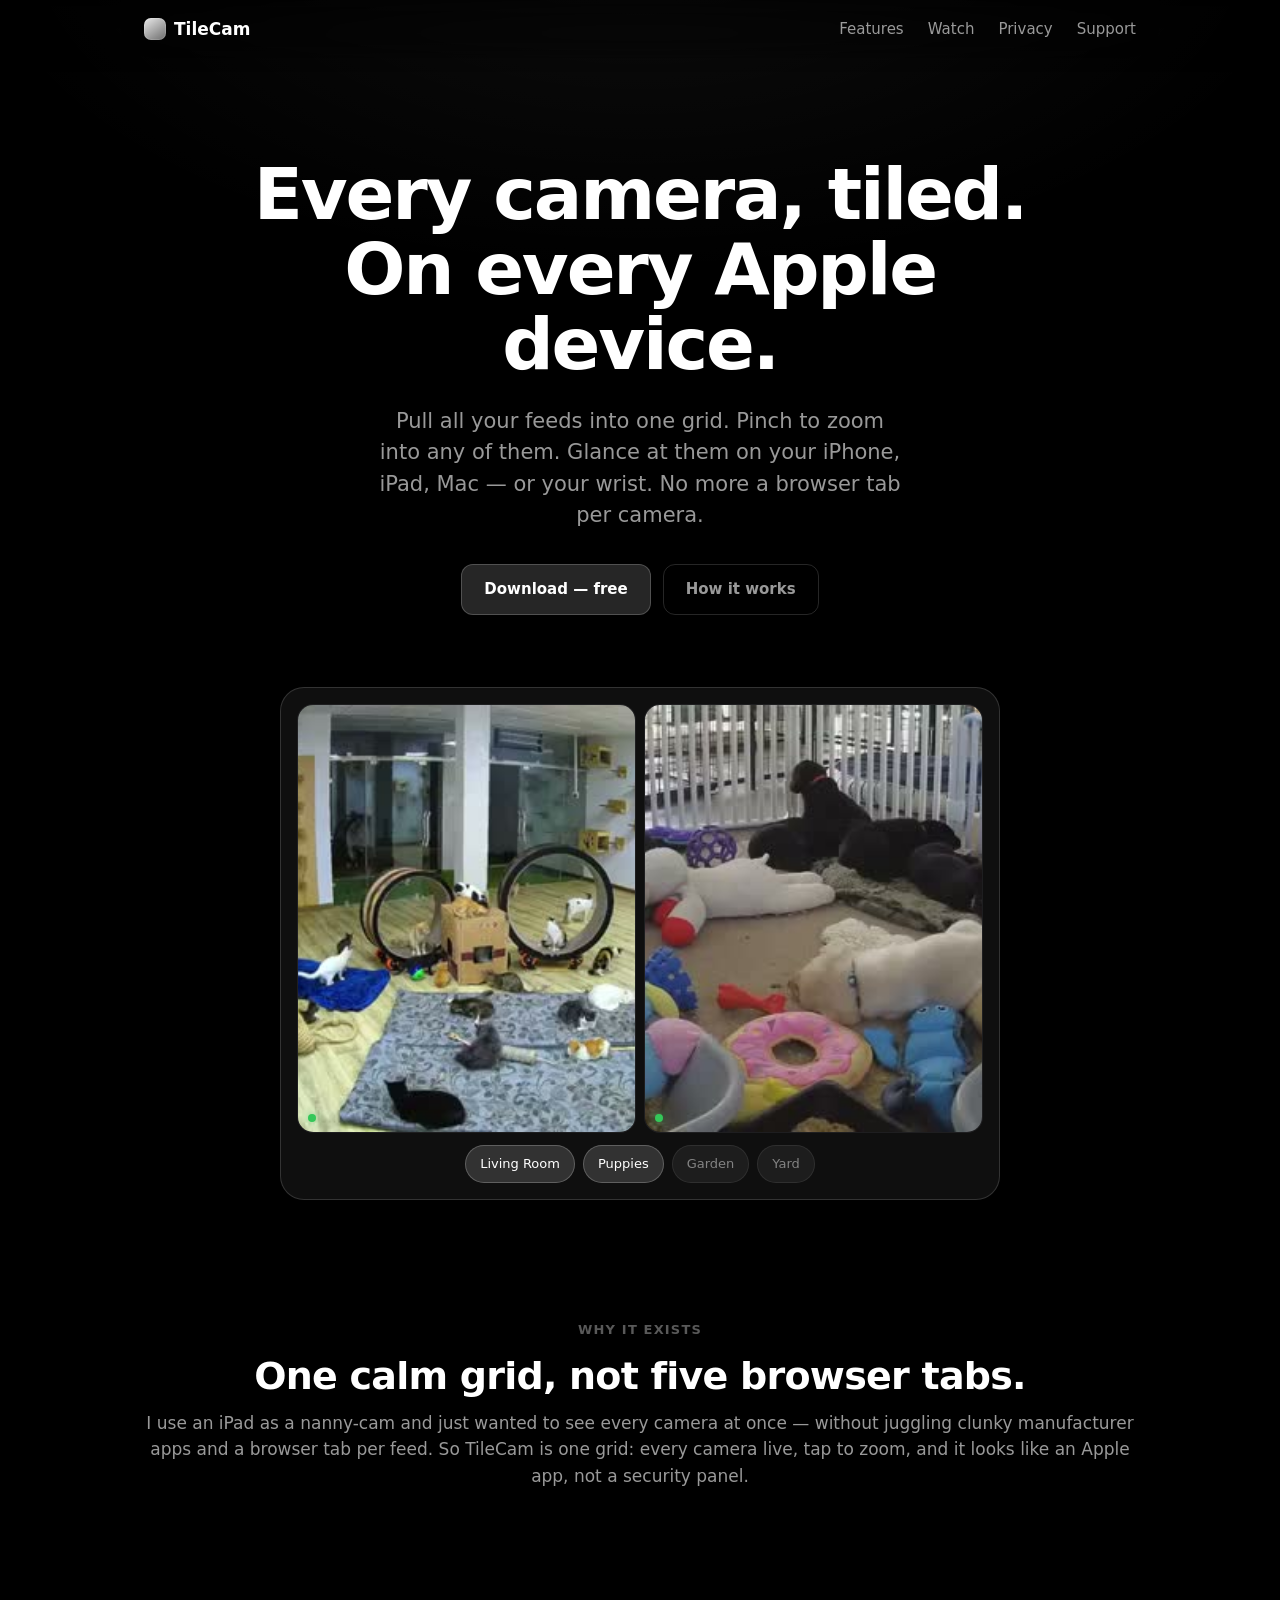
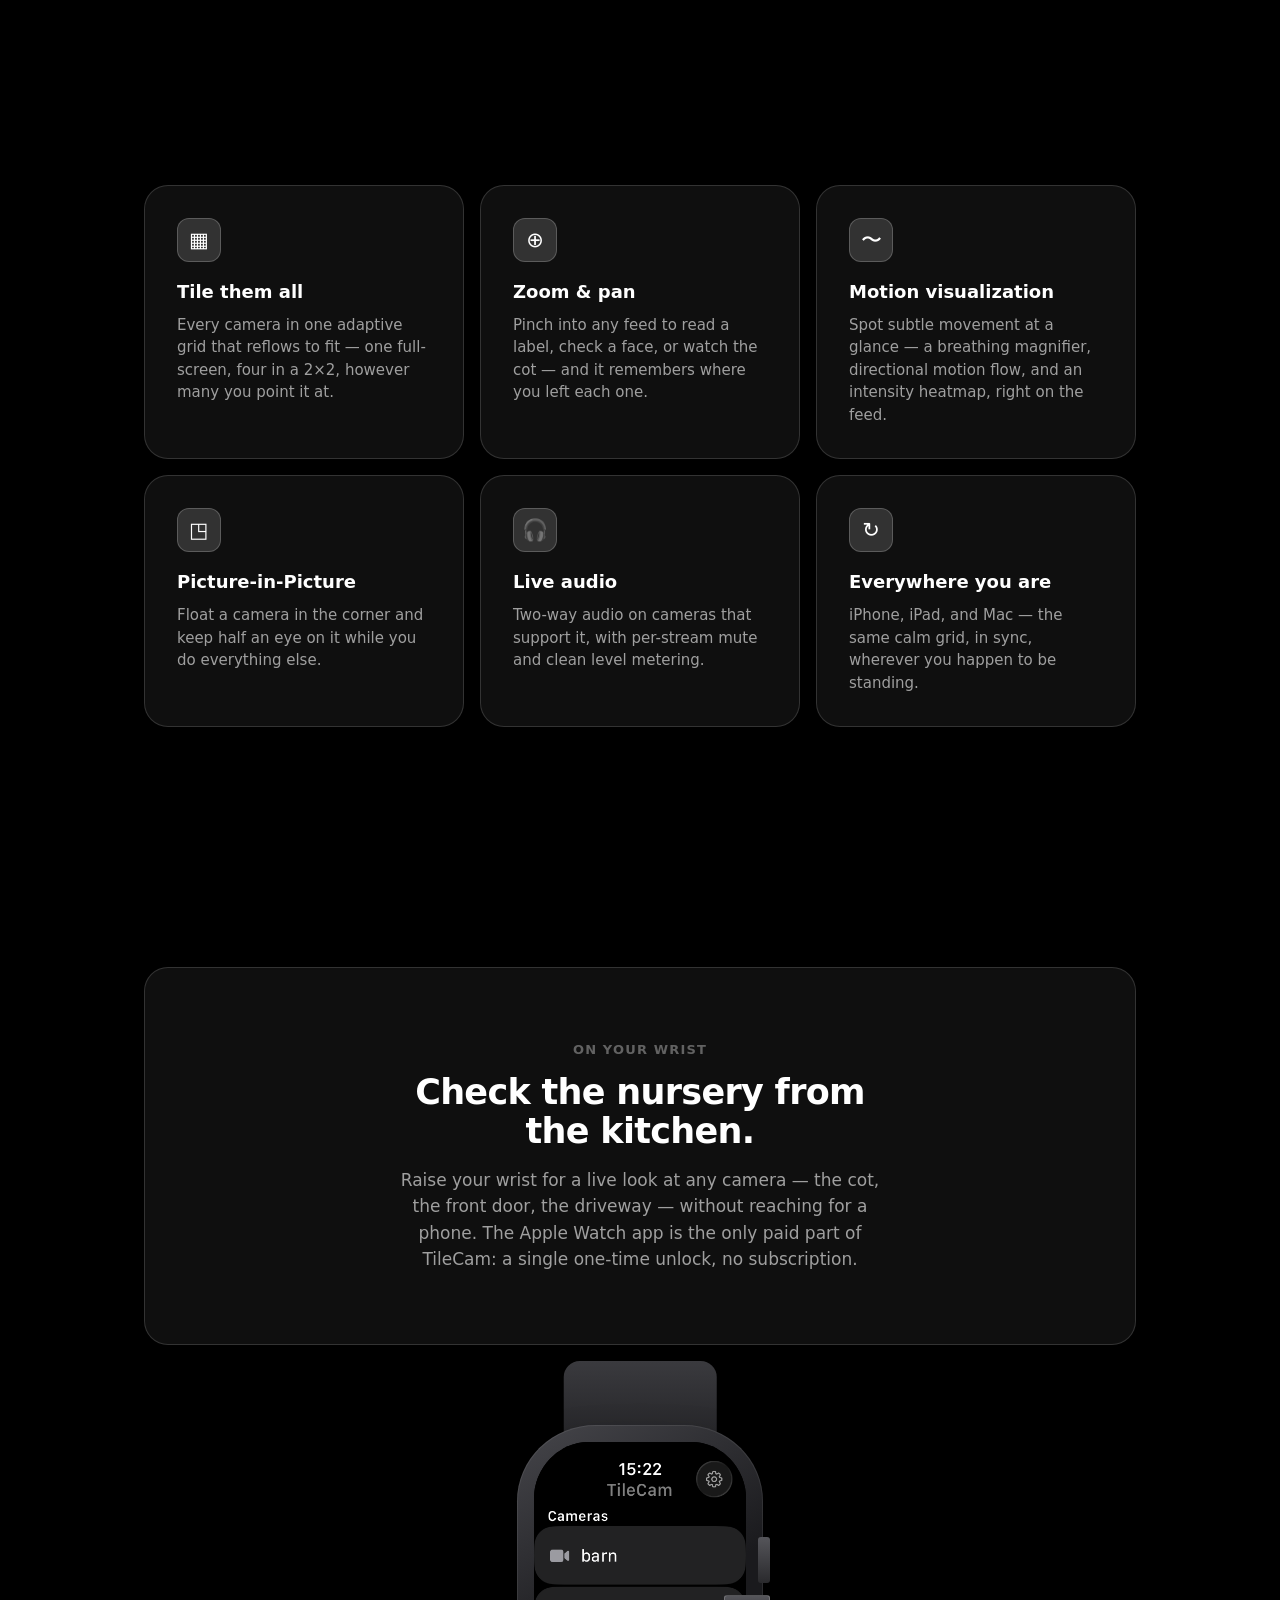
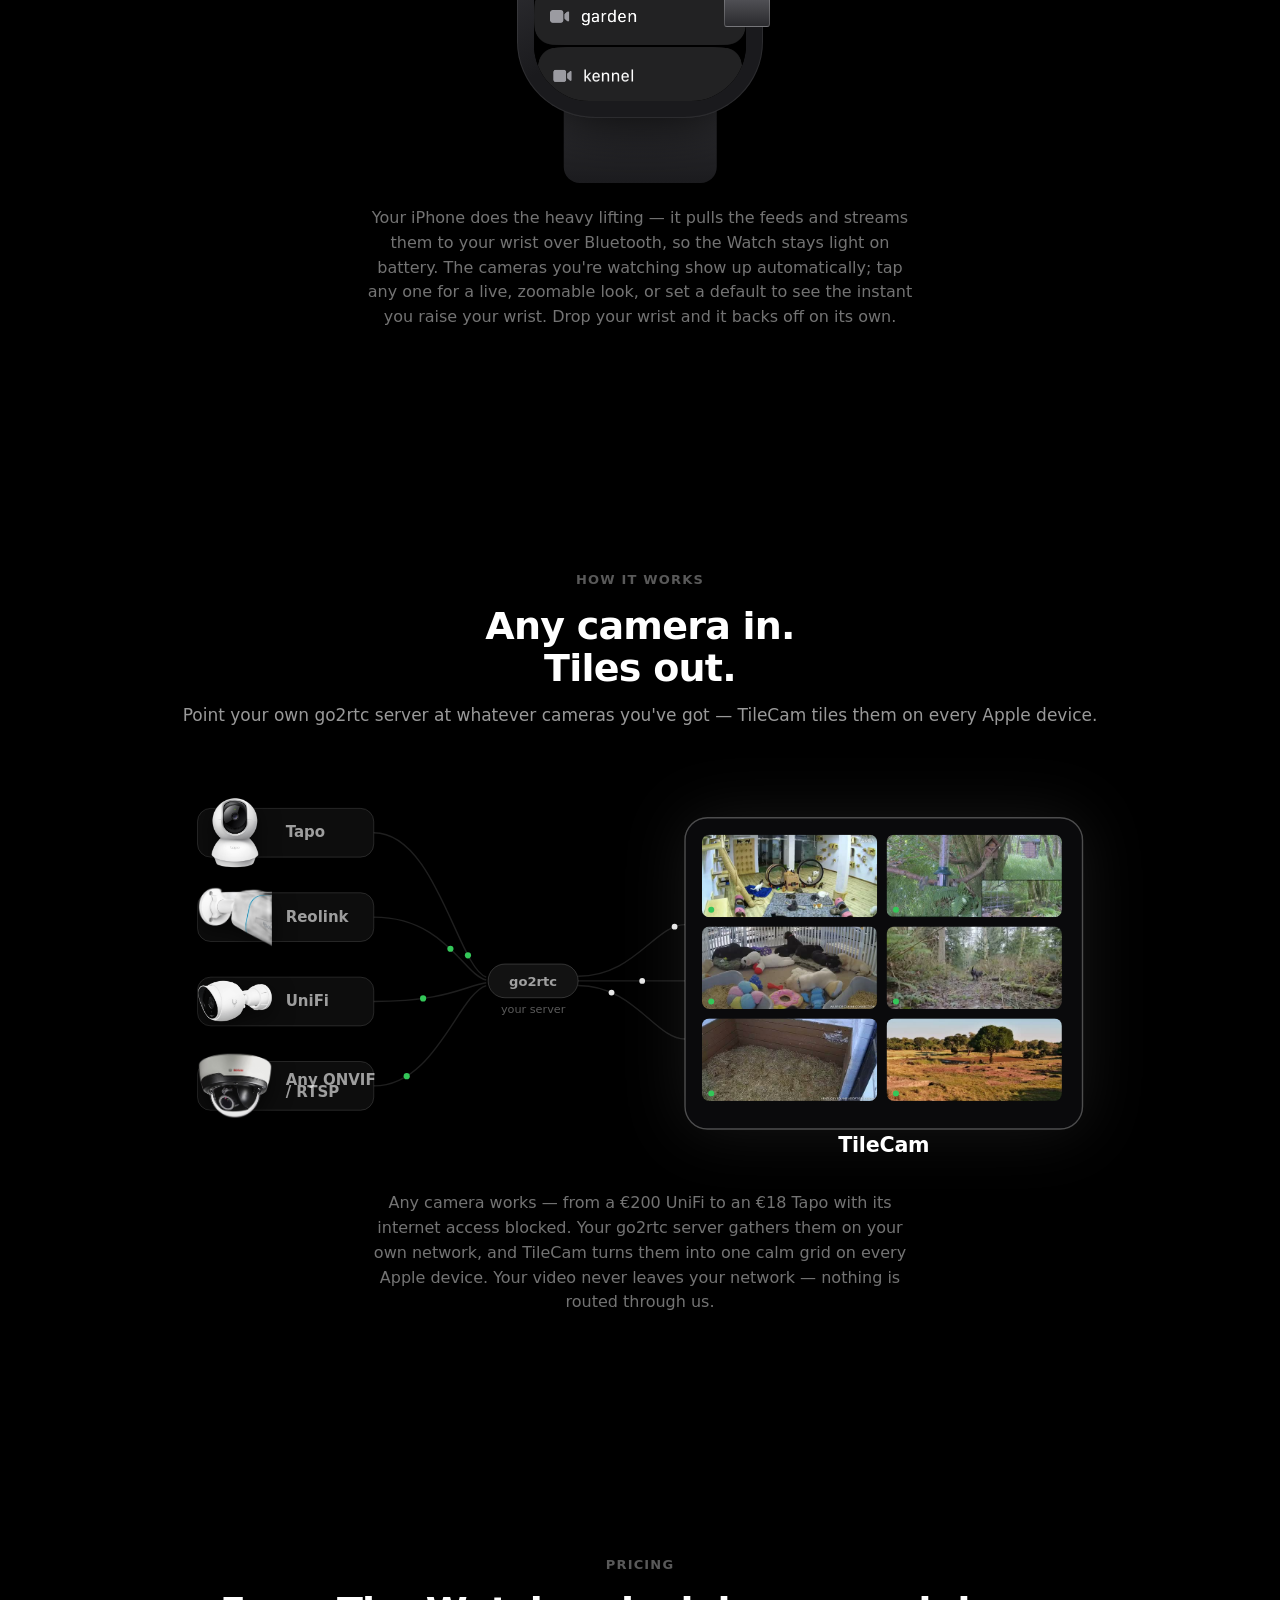
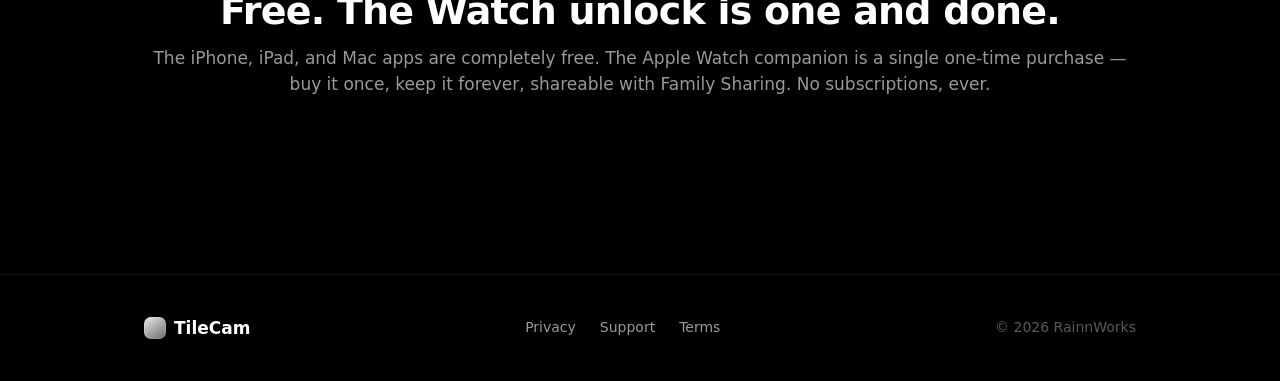
<file: website/index.html>
<!DOCTYPE html>
<html lang="en">
<head>
<meta charset="utf-8">
<meta name="viewport" content="width=device-width, initial-scale=1">
<title>TileCam — every camera, tiled, on every Apple device</title>
<meta name="description" content="Pull all your go2rtc / WebRTC cameras into one grid. Zoom into any of them. Glance on your iPhone, iPad, Mac, or Apple Watch. Free, except a one-time Watch unlock.">
<meta name="theme-color" content="#000000">
<meta property="og:title" content="TileCam">
<meta property="og:description" content="Every camera, tiled. Zoom in. Glance on your wrist. Powered by your own go2rtc server.">
<meta property="og:type" content="website">
<link rel="stylesheet" href="styles.css">
</head>
<body>

<div class="cursor-glow" aria-hidden="true"></div>

<div class="nav-scrim"></div>
<nav class="nav">
  <a class="brand" href="index.html"><span class="dot"></span> TileCam</a>
  <div class="nav-links">
    <a href="#features" class="hide-sm">Features</a>
    <a href="#watch" class="hide-sm">Watch</a>
    <a href="privacy.html">Privacy</a>
    <a href="support.html">Support</a>
  </div>
</nav>

<header class="hero wrap">
  <h1 class="reveal">Every camera, tiled.<br>On every Apple device.</h1>
  <p class="lede reveal">Pull all your feeds into one grid. Pinch to zoom into any of them. Glance at them on your iPhone, iPad, Mac — or your wrist. No more a browser tab per camera.</p>
  <div class="hero-cta reveal">
    <!-- TODO: replace # with the App Store URL once the app is live -->
    <a class="btn" href="#">Download — free</a>
    <a class="btn ghost" href="#how">How it works</a>
  </div>

  <!-- Self-playing demo: tap a camera and the grid reflows to fill the frame, like the app -->
  <div class="demo glass reveal" id="demo" role="img" aria-label="Demo of cameras tiling into an adaptive grid">
    <div class="demo-frame">
      <div class="demo-tile"><video src="assets/feeds/living_room.mp4" poster="assets/feeds/living_room.jpg" muted loop autoplay playsinline preload="metadata"></video></div>
      <div class="demo-tile"><video src="assets/feeds/puppies.mp4" poster="assets/feeds/puppies.jpg" muted loop autoplay playsinline preload="metadata"></video></div>
      <div class="demo-tile"><video src="assets/feeds/garden.mp4" poster="assets/feeds/garden.jpg" muted loop autoplay playsinline preload="metadata"></video></div>
      <div class="demo-tile"><video src="assets/feeds/kennel.mp4" poster="assets/feeds/kennel.jpg" muted loop autoplay playsinline preload="metadata"></video></div>
    </div>
    <div class="demo-tokens" aria-hidden="true">
      <span class="token">Living&nbsp;Room</span>
      <span class="token">Puppies</span>
      <span class="token">Garden</span>
      <span class="token">Yard</span>
    </div>
  </div>
</header>

<!-- Why it exists -->
<section class="wrap">
  <div class="section-head reveal">
    <div class="kicker">Why it exists</div>
    <h2>One calm grid, not five browser tabs.</h2>
    <p>I use an iPad as a nanny-cam and just wanted to see every camera at once — without juggling clunky manufacturer apps and a browser tab per feed. So TileCam is one grid: every camera live, tap to zoom, and it looks like an Apple app, not a security panel.</p>
  </div>
</section>

<!-- In-app experience -->
<section id="features" class="wrap">
  <div class="grid">
    <div class="card glass reveal">
      <div class="ico">▦</div>
      <h3>Tile them all</h3>
      <p>Every camera in one adaptive grid that reflows to fit — one full-screen, four in a 2×2, however many you point it at.</p>
    </div>
    <div class="card glass reveal">
      <div class="ico">⊕</div>
      <h3>Zoom &amp; pan</h3>
      <p>Pinch into any feed to read a label, check a face, or watch the cot — and it remembers where you left each one.</p>
    </div>
    <div class="card glass reveal">
      <div class="ico">〜</div>
      <h3>Motion visualization</h3>
      <p>Spot subtle movement at a glance — a breathing magnifier, directional motion flow, and an intensity heatmap, right on the feed.</p>
    </div>
    <div class="card glass reveal">
      <div class="ico">◳</div>
      <h3>Picture-in-Picture</h3>
      <p>Float a camera in the corner and keep half an eye on it while you do everything else.</p>
    </div>
    <div class="card glass reveal">
      <div class="ico">🎧</div>
      <h3>Live audio</h3>
      <p>Two-way audio on cameras that support it, with per-stream mute and clean level metering.</p>
    </div>
    <div class="card glass reveal">
      <div class="ico">↻</div>
      <h3>Everywhere you are</h3>
      <p>iPhone, iPad, and Mac — the same calm grid, in sync, wherever you happen to be standing.</p>
    </div>
  </div>
</section>

<!-- Apple Watch — its own thing -->
<section id="watch" class="wrap">
  <div class="highlight glass reveal">
    <div class="kicker">On your wrist</div>
    <h2>Check the nursery from the kitchen.</h2>
    <p>Raise your wrist for a live look at any camera — the cot, the front door, the driveway — without reaching for a phone. The Apple&nbsp;Watch app is the only paid part of TileCam: a single one-time unlock, no subscription.</p>
  </div>
  <div class="watch-stage reveal">
    <div class="watch" role="img" aria-label="A live camera feed on the TileCam Apple Watch app">
      <div class="band top"></div>
      <div class="band bottom"></div>
      <div class="case">
        <div class="screen"><img src="assets/watch/screen.png" alt="TileCam on Apple Watch"></div>
      </div>
      <div class="crown"></div>
      <div class="crown btn"></div>
    </div>
  </div>

  <p class="flow-caption reveal">Your iPhone does the heavy lifting — it pulls the feeds and streams them to your wrist over Bluetooth, so the Watch stays light on battery. The cameras you're watching show up automatically; tap any one for a live, zoomable look, or set a default to see the instant you raise your wrist. Drop your wrist and it backs off on its own.</p>
</section>

<!-- How it works: any camera -> go2rtc -> TileCam tiles -->
<section id="how" class="wrap">
  <div class="section-head reveal">
    <div class="kicker">How it works</div>
    <h2>Any camera in.<br>Tiles out.</h2>
    <p>Point your own <a href="https://github.com/AlexxIT/go2rtc">go2rtc</a> server at whatever cameras you've got — TileCam tiles them on every Apple device.</p>
  </div>

  <div class="flow reveal" role="img" aria-label="Cameras from any brand feed through a small go2rtc server and land together in TileCam on your devices">
    <svg viewBox="0 0 960 400" preserveAspectRatio="xMidYMid meet" xmlns="http://www.w3.org/2000/svg">
      <!-- connection paths: cameras -> go2rtc (p), go2rtc -> TileCam (q) -->
      <g fill="none" stroke="rgba(255,255,255,0.12)" stroke-width="1.5">
        <path id="p1" d="M196,52  C262,52  286,196 316,206"/>
        <path id="p2" d="M196,142 C272,142 292,204 316,209"/>
        <path id="p3" d="M196,232 C272,232 292,216 316,212"/>
        <path id="p4" d="M196,322 C262,322 286,224 316,215"/>
        <path id="q1" d="M414,205 C474,205 496,150 528,150"/>
        <path id="q2" d="M414,210 C486,210 506,210 528,210"/>
        <path id="q3" d="M414,215 C474,215 496,272 528,272"/>
      </g>
      <!-- flowing dots: feeds in (green), tiles out (white) -->
      <g>
        <circle r="3.3" fill="#34c759"><animateMotion dur="2.4s" repeatCount="indefinite" begin="0s"><mpath href="#p1"/></animateMotion></circle>
        <circle r="3.3" fill="#34c759"><animateMotion dur="2.4s" repeatCount="indefinite" begin="0.5s"><mpath href="#p2"/></animateMotion></circle>
        <circle r="3.3" fill="#34c759"><animateMotion dur="2.4s" repeatCount="indefinite" begin="1.0s"><mpath href="#p3"/></animateMotion></circle>
        <circle r="3.3" fill="#34c759"><animateMotion dur="2.4s" repeatCount="indefinite" begin="1.5s"><mpath href="#p4"/></animateMotion></circle>
        <circle r="3.1" fill="rgba(255,255,255,0.9)"><animateMotion dur="1.9s" repeatCount="indefinite" begin="0.3s"><mpath href="#q1"/></animateMotion></circle>
        <circle r="3.1" fill="rgba(255,255,255,0.9)"><animateMotion dur="1.9s" repeatCount="indefinite" begin="0.9s"><mpath href="#q2"/></animateMotion></circle>
        <circle r="3.1" fill="rgba(255,255,255,0.9)"><animateMotion dur="1.9s" repeatCount="indefinite" begin="1.5s"><mpath href="#q3"/></animateMotion></circle>
      </g>

      <!-- camera chips: real product photos protruding from each pill -->
      <g class="flow-label">
        <g class="chip" transform="translate(8,26)"><rect width="188" height="52" rx="14" fill="rgba(255,255,255,0.05)" stroke="rgba(255,255,255,0.14)"/><image class="cam-img" href="assets/cameras/tapo.png" x="-4" y="-16" width="88" height="84" preserveAspectRatio="xMidYMid meet"/><text x="94" y="31">Tapo</text></g>
        <g class="chip" transform="translate(8,116)"><rect width="188" height="52" rx="14" fill="rgba(255,255,255,0.05)" stroke="rgba(255,255,255,0.14)"/><image class="cam-img" href="assets/cameras/reolink.png" x="-4" y="-16" width="88" height="84" preserveAspectRatio="xMidYMid meet"/><text x="94" y="31">Reolink</text></g>
        <g class="chip" transform="translate(8,206)"><rect width="188" height="52" rx="14" fill="rgba(255,255,255,0.05)" stroke="rgba(255,255,255,0.14)"/><image class="cam-img" href="assets/cameras/unifi.png" x="-4" y="-16" width="88" height="84" preserveAspectRatio="xMidYMid meet"/><text x="94" y="31">UniFi</text></g>
        <g class="chip" transform="translate(8,296)"><rect width="188" height="52" rx="14" fill="rgba(255,255,255,0.05)" stroke="rgba(255,255,255,0.14)"/><image class="cam-img" href="assets/cameras/onvif.png" x="-4" y="-16" width="88" height="84" preserveAspectRatio="xMidYMid meet"/><text x="94" y="25">Any ONVIF<tspan x="94" dy="13">/ RTSP</tspan></text></g>
      </g>

      <!-- go2rtc: a small, quiet waypoint, not the point -->
      <g transform="translate(318,192)">
        <rect width="96" height="36" rx="18" fill="rgba(255,255,255,0.07)" stroke="rgba(255,255,255,0.18)"/>
        <text class="flow-node-sm" x="48" y="23" text-anchor="middle">go2rtc</text>
        <text class="flow-sub" x="48" y="52" text-anchor="middle">your server</text>
      </g>

      <!-- TileCam: the hero — every feed, tiled, live -->
      <g class="tilecam-hero" transform="translate(528,36)">
        <rect width="424" height="332" rx="24" fill="#0a0a0c" stroke="rgba(255,255,255,0.28)" stroke-width="1.5"/>
        <image class="tc-thumb" href="assets/feeds/living_room.jpg" x="18"  y="18"  width="187" height="88" preserveAspectRatio="xMidYMid slice"/><circle cx="28"  cy="98"  r="3.2" fill="#34c759"/>
        <image class="tc-thumb" href="assets/feeds/garden.jpg"      x="215" y="18"  width="187" height="88" preserveAspectRatio="xMidYMid slice"/><circle cx="225" cy="98"  r="3.2" fill="#34c759"/>
        <image class="tc-thumb" href="assets/feeds/puppies.jpg"     x="18"  y="116" width="187" height="88" preserveAspectRatio="xMidYMid slice"/><circle cx="28"  cy="196" r="3.2" fill="#34c759"/>
        <image class="tc-thumb" href="assets/feeds/kennel.jpg"      x="215" y="116" width="187" height="88" preserveAspectRatio="xMidYMid slice"/><circle cx="225" cy="196" r="3.2" fill="#34c759"/>
        <image class="tc-thumb" href="assets/feeds/barn.jpg"        x="18"  y="214" width="187" height="88" preserveAspectRatio="xMidYMid slice"/><circle cx="28"  cy="294" r="3.2" fill="#34c759"/>
        <image class="tc-thumb" href="assets/feeds/waterhole.jpg"   x="215" y="214" width="187" height="88" preserveAspectRatio="xMidYMid slice"/><circle cx="225" cy="294" r="3.2" fill="#34c759"/>
      </g>
      <text class="flow-node-lg" x="740" y="392" text-anchor="middle">TileCam</text>
    </svg>
  </div>

  <p class="flow-caption reveal">Any camera works — from a €200 UniFi to an €18 Tapo with its internet access blocked. Your go2rtc server gathers them on your own network, and TileCam turns them into one calm grid on every Apple device. Your video never leaves your network — nothing is routed through us.</p>
</section>

<!-- Pricing -->
<section class="wrap">
  <div class="section-head reveal">
    <div class="kicker">Pricing</div>
    <h2>Free. The Watch unlock is one&nbsp;and&nbsp;done.</h2>
    <p>The iPhone, iPad, and Mac apps are completely free. The Apple&nbsp;Watch companion is a single one-time purchase — buy it once, keep it forever, shareable with Family&nbsp;Sharing. No subscriptions, ever.</p>
  </div>
</section>

<footer class="footer">
  <div class="wrap">
    <a class="brand" href="index.html"><span class="dot"></span> TileCam</a>
    <div class="footer-links">
      <a href="privacy.html">Privacy</a>
      <a href="support.html">Support</a>
      <a href="terms.html">Terms</a>
    </div>
    <div class="copy">© 2026 RainnWorks</div>
  </div>
</footer>

<script>
  // Scroll reveal
  const io = new IntersectionObserver((entries) => {
    entries.forEach((e) => { if (e.isIntersecting) { e.target.classList.add('in'); io.unobserve(e.target); } });
  }, { threshold: 0.12 });
  document.querySelectorAll('.reveal').forEach(el => io.observe(el));

  // Glow that follows the cursor — a soft page-wide spotlight, plus a local
  // highlight inside whatever card/panel you're hovering.
  (function () {
    if (window.matchMedia('(prefers-reduced-motion: reduce)').matches) return;
    const root = document.documentElement;
    const glowables = document.querySelectorAll('.card, .highlight, .demo');
    let raf = null, mx = 0, my = 0;
    window.addEventListener('pointermove', (e) => {
      mx = e.clientX; my = e.clientY;
      if (raf) return;
      raf = requestAnimationFrame(() => {
        root.style.setProperty('--mx', mx + 'px');
        root.style.setProperty('--my', my + 'px');
        raf = null;
      });
    }, { passive: true });
    glowables.forEach((el) => {
      el.addEventListener('pointermove', (e) => {
        const r = el.getBoundingClientRect();
        el.style.setProperty('--gx', (e.clientX - r.left) + 'px');
        el.style.setProperty('--gy', (e.clientY - r.top) + 'px');
      }, { passive: true });
    });
  })();

  // Self-playing hero demo: "tap" a camera token and the grid adaptively reflows
  // to fill the frame, exactly like the app (1 = full, 2 = split, 3-4 = grid).
  (function () {
    const reduce = window.matchMedia('(prefers-reduced-motion: reduce)').matches;
    const frame  = document.querySelector('.demo-frame');
    const tiles  = [...document.querySelectorAll('.demo-tile')];
    const tokens = [...document.querySelectorAll('.token')];
    const GAP = 8;
    const colsFor = (n) => (n <= 1 ? 1 : 2);
    let current = 0;

    function layout(count) {
      current = count;
      const W = frame.clientWidth, H = frame.clientHeight;
      const c = colsFor(count), rows = Math.max(1, Math.ceil(count / c));
      const cw = (W - (c - 1) * GAP) / c;
      const ch = (H - (rows - 1) * GAP) / rows;
      tiles.forEach((t, i) => {
        if (i < count) {
          const col = i % c, row = Math.floor(i / c);
          t.style.left = (col * (cw + GAP)) + 'px';
          t.style.top = (row * (ch + GAP)) + 'px';
          t.style.width = cw + 'px';
          t.style.height = ch + 'px';
          t.classList.add('shown');
        } else {
          t.classList.remove('shown');
        }
      });
    }
    window.addEventListener('resize', () => layout(current));

    if (reduce) { tokens.forEach(t => t.classList.add('active')); layout(tiles.length); return; }

    let count = 0;
    function play() {
      count++;
      const tok = tokens[count - 1];
      if (tok) { tok.classList.add('tap', 'active'); setTimeout(() => tok.classList.remove('tap'), 360); }
      layout(count);
      if (count >= tiles.length) {
        setTimeout(() => {
          count = 1;
          tokens.forEach((t, i) => { if (i > 0) t.classList.remove('active'); });
          layout(1);
          setTimeout(play, 1200);
        }, 2800);
      } else {
        setTimeout(play, 1050);
      }
    }
    setTimeout(play, 650);
  })();
</script>

</body>
</html>
</file>
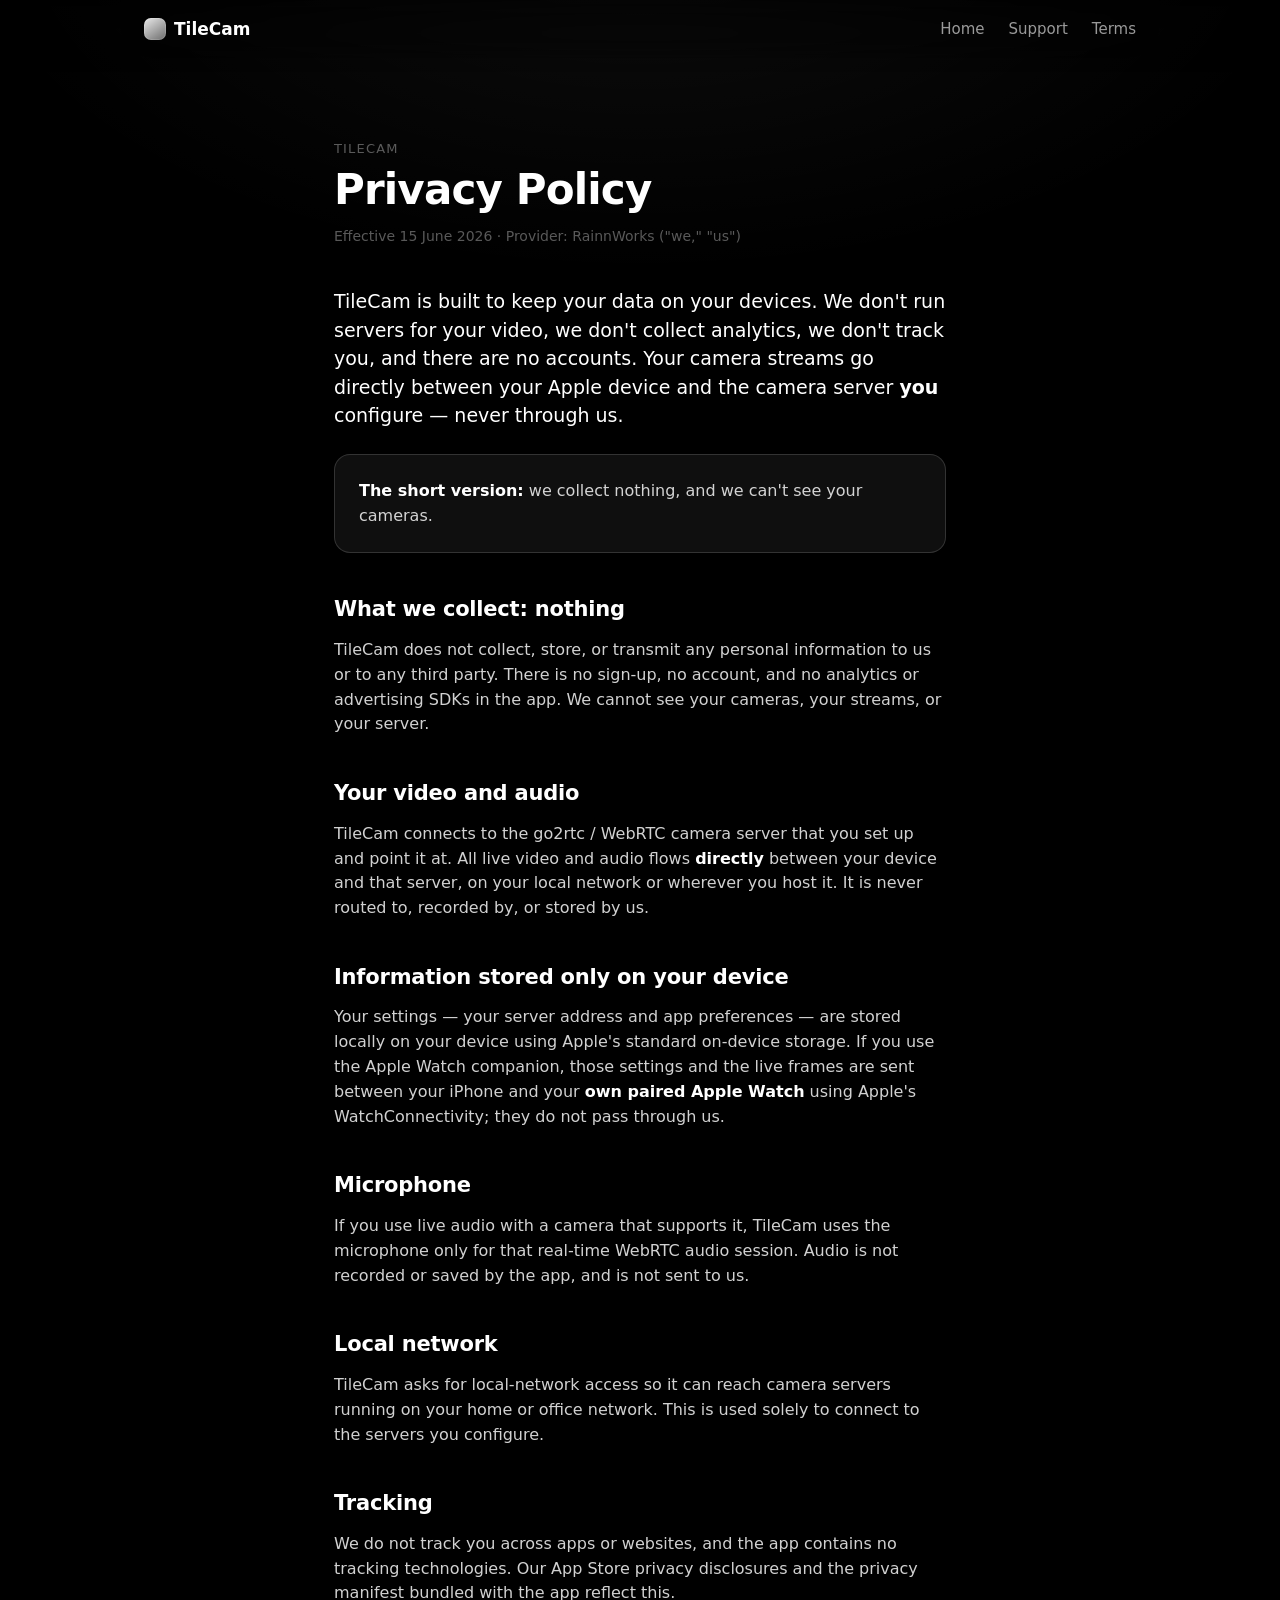
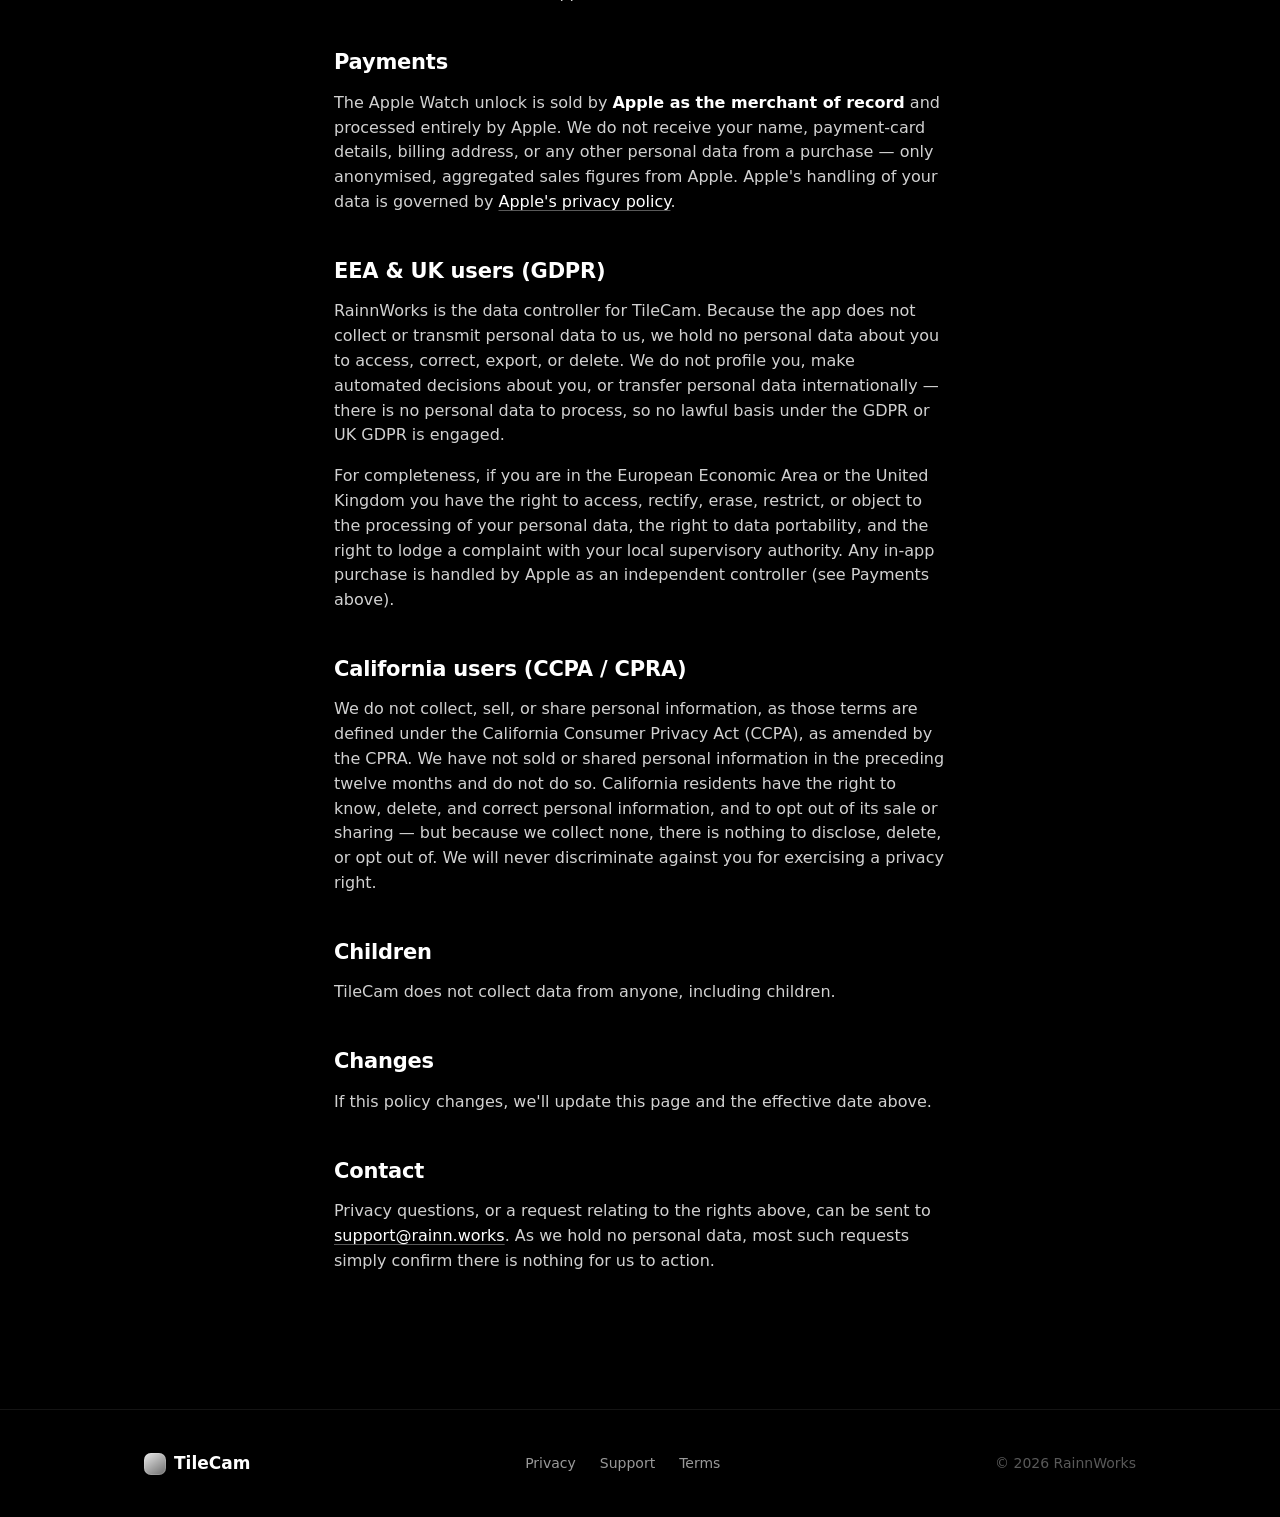
<file: website/privacy.html>
<!DOCTYPE html>
<html lang="en">
<head>
<meta charset="utf-8">
<meta name="viewport" content="width=device-width, initial-scale=1">
<title>Privacy Policy — TileCam</title>
<meta name="description" content="TileCam's privacy policy. We collect nothing: no accounts, no analytics, no tracking. Your camera streams go directly between your device and your own server.">
<meta name="theme-color" content="#000000">
<link rel="stylesheet" href="styles.css">
</head>
<body>

<div class="nav-scrim"></div>
<nav class="nav">
  <a class="brand" href="index.html"><span class="dot"></span> TileCam</a>
  <div class="nav-links">
    <a href="index.html" class="hide-sm">Home</a>
    <a href="support.html">Support</a>
    <a href="terms.html">Terms</a>
  </div>
</nav>

<main class="doc">
  <div class="eyebrow">TileCam</div>
  <h1>Privacy Policy</h1>
  <div class="updated">Effective 15 June 2026 · Provider: RainnWorks ("we," "us")</div>

  <p class="lead">TileCam is built to keep your data on your devices. We don't run servers for your video, we don't collect analytics, we don't track you, and there are no accounts. Your camera streams go directly between your Apple device and the camera server <strong>you</strong> configure — never through us.</p>

  <div class="callout glass">
    <p style="margin:0;"><strong>The short version:</strong> we collect nothing, and we can't see your cameras.</p>
  </div>

  <h2>What we collect: nothing</h2>
  <p>TileCam does not collect, store, or transmit any personal information to us or to any third party. There is no sign-up, no account, and no analytics or advertising SDKs in the app. We cannot see your cameras, your streams, or your server.</p>

  <h2>Your video and audio</h2>
  <p>TileCam connects to the go2rtc / WebRTC camera server that you set up and point it at. All live video and audio flows <strong>directly</strong> between your device and that server, on your local network or wherever you host it. It is never routed to, recorded by, or stored by us.</p>

  <h2>Information stored only on your device</h2>
  <p>Your settings — your server address and app preferences — are stored locally on your device using Apple's standard on-device storage. If you use the Apple Watch companion, those settings and the live frames are sent between your iPhone and your <strong>own paired Apple Watch</strong> using Apple's WatchConnectivity; they do not pass through us.</p>

  <h2>Microphone</h2>
  <p>If you use live audio with a camera that supports it, TileCam uses the microphone only for that real-time WebRTC audio session. Audio is not recorded or saved by the app, and is not sent to us.</p>

  <h2>Local network</h2>
  <p>TileCam asks for local-network access so it can reach camera servers running on your home or office network. This is used solely to connect to the servers you configure.</p>

  <h2>Tracking</h2>
  <p>We do not track you across apps or websites, and the app contains no tracking technologies. Our App Store privacy disclosures and the privacy manifest bundled with the app reflect this.</p>

  <h2>Payments</h2>
  <p>The Apple Watch unlock is sold by <strong>Apple as the merchant of record</strong> and processed entirely by Apple. We do not receive your name, payment-card details, billing address, or any other personal data from a purchase — only anonymised, aggregated sales figures from Apple. Apple's handling of your data is governed by <a href="https://www.apple.com/legal/privacy/">Apple's privacy policy</a>.</p>

  <h2>EEA &amp; UK users (GDPR)</h2>
  <p>RainnWorks is the data controller for TileCam. Because the app does not collect or transmit personal data to us, we hold no personal data about you to access, correct, export, or delete. We do not profile you, make automated decisions about you, or transfer personal data internationally — there is no personal data to process, so no lawful basis under the GDPR or UK GDPR is engaged.</p>
  <p>For completeness, if you are in the European Economic Area or the United Kingdom you have the right to access, rectify, erase, restrict, or object to the processing of your personal data, the right to data portability, and the right to lodge a complaint with your local supervisory authority. Any in-app purchase is handled by Apple as an independent controller (see Payments above).</p>

  <h2>California users (CCPA / CPRA)</h2>
  <p>We do not collect, sell, or share personal information, as those terms are defined under the California Consumer Privacy Act (CCPA), as amended by the CPRA. We have not sold or shared personal information in the preceding twelve months and do not do so. California residents have the right to know, delete, and correct personal information, and to opt out of its sale or sharing — but because we collect none, there is nothing to disclose, delete, or opt out of. We will never discriminate against you for exercising a privacy right.</p>

  <h2>Children</h2>
  <p>TileCam does not collect data from anyone, including children.</p>

  <h2>Changes</h2>
  <p>If this policy changes, we'll update this page and the effective date above.</p>

  <h2>Contact</h2>
  <p>Privacy questions, or a request relating to the rights above, can be sent to <a href="mailto:support@rainn.works">support@rainn.works</a>. As we hold no personal data, most such requests simply confirm there is nothing for us to action.</p>
</main>

<footer class="footer">
  <div class="wrap">
    <a class="brand" href="index.html"><span class="dot"></span> TileCam</a>
    <div class="footer-links">
      <a href="privacy.html">Privacy</a>
      <a href="support.html">Support</a>
      <a href="terms.html">Terms</a>
    </div>
    <div class="copy">© 2026 RainnWorks</div>
  </div>
</footer>

</body>
</html>
</file>
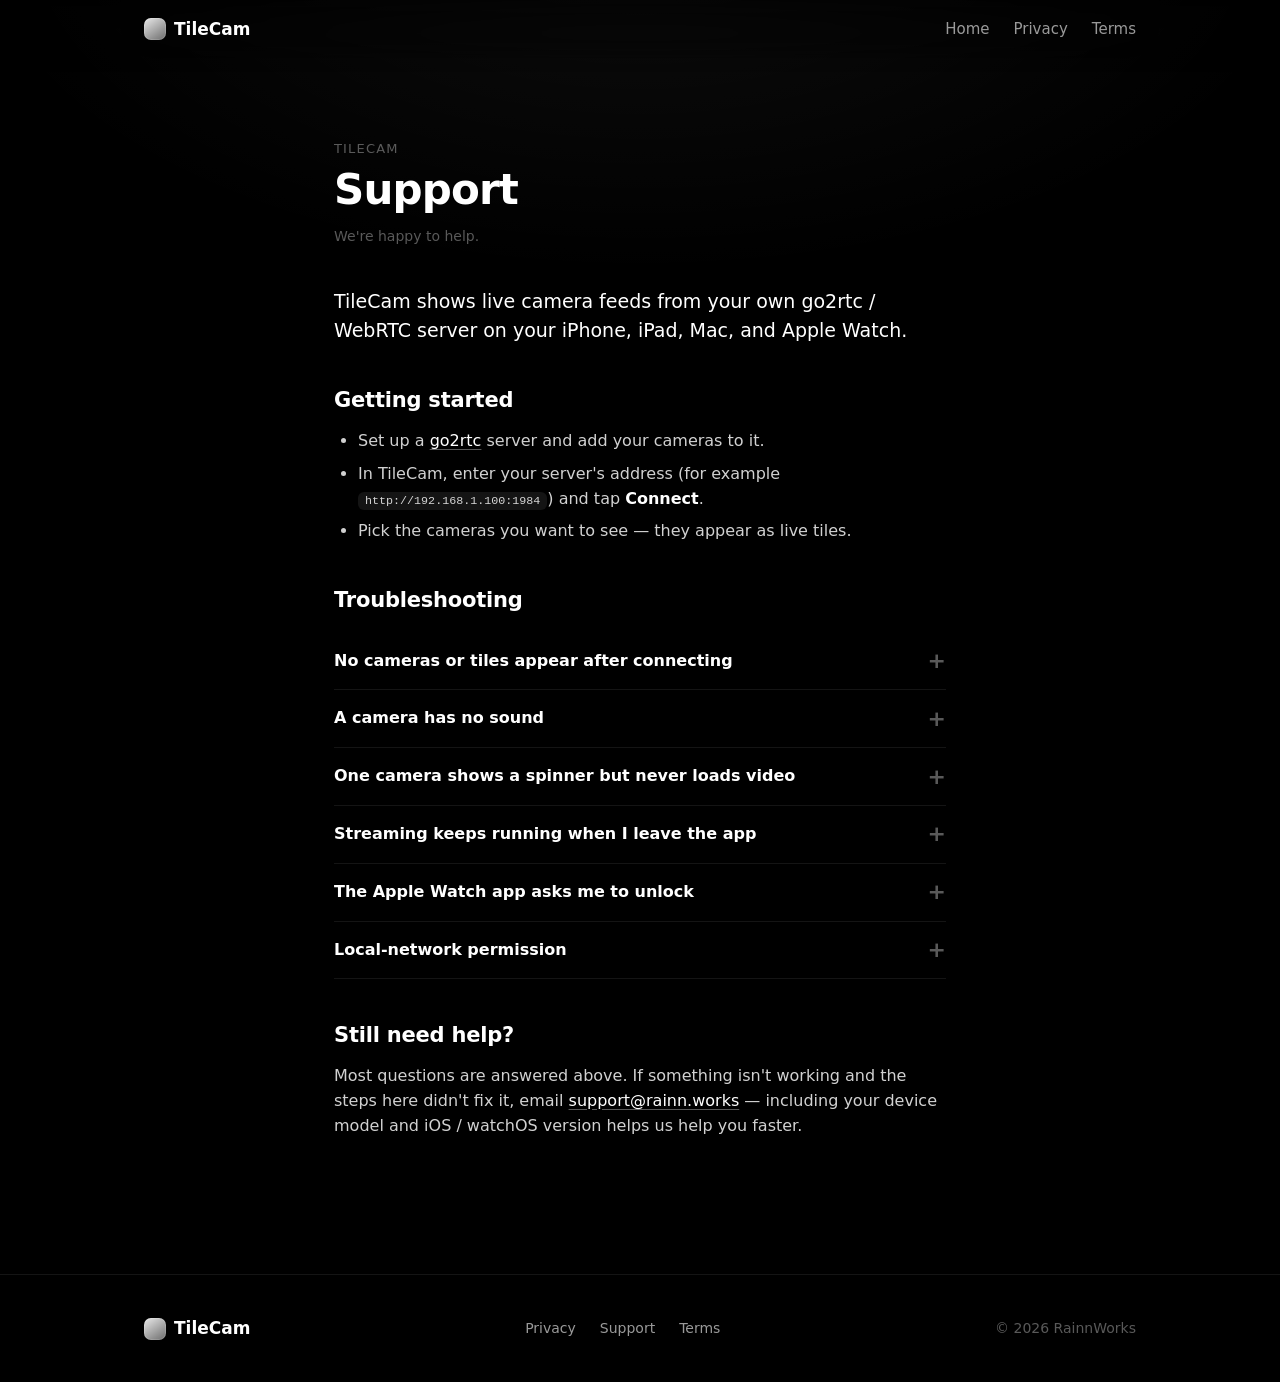
<file: website/support.html>
<!DOCTYPE html>
<html lang="en">
<head>
<meta charset="utf-8">
<meta name="viewport" content="width=device-width, initial-scale=1">
<title>Support — TileCam</title>
<meta name="description" content="TileCam support: getting started with go2rtc, troubleshooting connections, audio, and the Apple Watch unlock, and how to contact us.">
<meta name="theme-color" content="#000000">
<link rel="stylesheet" href="styles.css">
</head>
<body>

<div class="nav-scrim"></div>
<nav class="nav">
  <a class="brand" href="index.html"><span class="dot"></span> TileCam</a>
  <div class="nav-links">
    <a href="index.html" class="hide-sm">Home</a>
    <a href="privacy.html">Privacy</a>
    <a href="terms.html">Terms</a>
  </div>
</nav>

<main class="doc">
  <div class="eyebrow">TileCam</div>
  <h1>Support</h1>
  <div class="updated">We're happy to help.</div>

  <p class="lead">TileCam shows live camera feeds from your own go2rtc / WebRTC server on your iPhone, iPad, Mac, and Apple Watch.</p>

  <h2>Getting started</h2>
  <ul>
    <li>Set up a <a href="https://github.com/AlexxIT/go2rtc">go2rtc</a> server and add your cameras to it.</li>
    <li>In TileCam, enter your server's address (for example <code>http://192.168.1.100:1984</code>) and tap <strong>Connect</strong>.</li>
    <li>Pick the cameras you want to see — they appear as live tiles.</li>
  </ul>

  <h2>Troubleshooting</h2>
  <div class="faq">
    <details>
      <summary>No cameras or tiles appear after connecting</summary>
      <p>Double-check the server address and that the server is reachable from your device's network. TileCam automatically retries the connection on launch and when you return to the app; you can also tap <strong>Retry</strong> on the "Cannot reach server" screen.</p>
    </details>
    <details>
      <summary>A camera has no sound</summary>
      <p>Audio is per-stream and can be muted. Tap the audio / waveform control on that camera's tile to unmute it. If a camera truly has no audio source, that's a setting on the camera or go2rtc side, not TileCam.</p>
    </details>
    <details>
      <summary>One camera shows a spinner but never loads video</summary>
      <p>If a camera's source is unreachable, the tile will show a clear "Camera unreachable" message and keep retrying in the background — it recovers on its own once the source is back. If video is briefly slow to appear while others load, TileCam will reconnect that camera automatically until the picture comes through.</p>
    </details>
    <details>
      <summary>Streaming keeps running when I leave the app</summary>
      <p>When you background TileCam while viewing, the camera keeps floating in Picture-in-Picture by design. To stop it completely, close the PiP window — the app then suspends fully.</p>
    </details>
    <details>
      <summary>The Apple Watch app asks me to unlock</summary>
      <p>The Watch companion is a one-time purchase. Buy or <strong>restore</strong> it from the iPhone app's Watch settings; the unlock then syncs to your Watch.</p>
    </details>
    <details>
      <summary>Local-network permission</summary>
      <p>TileCam needs local-network access to reach cameras on your home network. If you declined it, enable it in iOS Settings → TileCam.</p>
    </details>
  </div>

  <h2>Still need help?</h2>
  <p>Most questions are answered above. If something isn't working and the steps here didn't fix it, email <a href="mailto:support@rainn.works">support@rainn.works</a> — including your device model and iOS / watchOS version helps us help you faster.</p>
</main>

<footer class="footer">
  <div class="wrap">
    <a class="brand" href="index.html"><span class="dot"></span> TileCam</a>
    <div class="footer-links">
      <a href="privacy.html">Privacy</a>
      <a href="support.html">Support</a>
      <a href="terms.html">Terms</a>
    </div>
    <div class="copy">© 2026 RainnWorks</div>
  </div>
</footer>

</body>
</html>
</file>
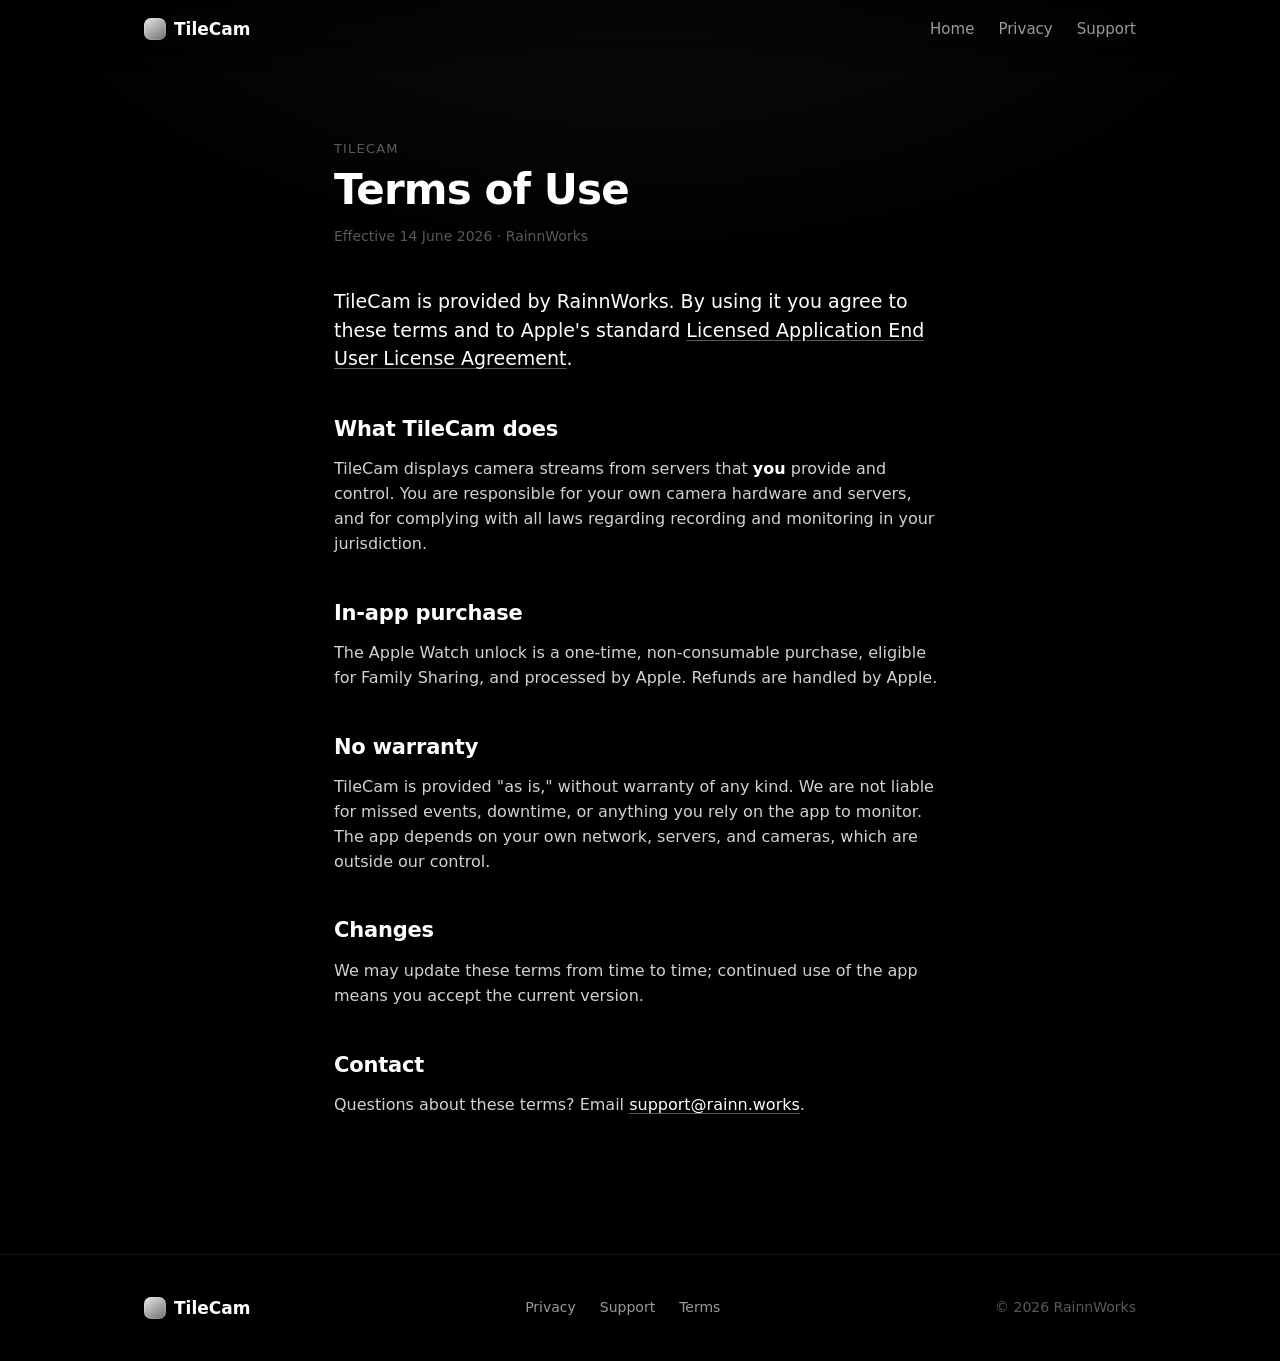
<file: website/terms.html>
<!DOCTYPE html>
<html lang="en">
<head>
<meta charset="utf-8">
<meta name="viewport" content="width=device-width, initial-scale=1">
<title>Terms of Use — TileCam</title>
<meta name="description" content="TileCam terms of use.">
<meta name="theme-color" content="#000000">
<link rel="stylesheet" href="styles.css">
</head>
<body>

<div class="nav-scrim"></div>
<nav class="nav">
  <a class="brand" href="index.html"><span class="dot"></span> TileCam</a>
  <div class="nav-links">
    <a href="index.html" class="hide-sm">Home</a>
    <a href="privacy.html">Privacy</a>
    <a href="support.html">Support</a>
  </div>
</nav>

<main class="doc">
  <div class="eyebrow">TileCam</div>
  <h1>Terms of Use</h1>
  <div class="updated">Effective 14 June 2026 · RainnWorks</div>

  <p class="lead">TileCam is provided by RainnWorks. By using it you agree to these terms and to Apple's standard <a href="https://www.apple.com/legal/internet-services/itunes/dev/stdeula/">Licensed Application End User License Agreement</a>.</p>

  <h2>What TileCam does</h2>
  <p>TileCam displays camera streams from servers that <strong>you</strong> provide and control. You are responsible for your own camera hardware and servers, and for complying with all laws regarding recording and monitoring in your jurisdiction.</p>

  <h2>In-app purchase</h2>
  <p>The Apple Watch unlock is a one-time, non-consumable purchase, eligible for Family Sharing, and processed by Apple. Refunds are handled by Apple.</p>

  <h2>No warranty</h2>
  <p>TileCam is provided "as is," without warranty of any kind. We are not liable for missed events, downtime, or anything you rely on the app to monitor. The app depends on your own network, servers, and cameras, which are outside our control.</p>

  <h2>Changes</h2>
  <p>We may update these terms from time to time; continued use of the app means you accept the current version.</p>

  <h2>Contact</h2>
  <p>Questions about these terms? Email <a href="mailto:support@rainn.works">support@rainn.works</a>.</p>
</main>

<footer class="footer">
  <div class="wrap">
    <a class="brand" href="index.html"><span class="dot"></span> TileCam</a>
    <div class="footer-links">
      <a href="privacy.html">Privacy</a>
      <a href="support.html">Support</a>
      <a href="terms.html">Terms</a>
    </div>
    <div class="copy">© 2026 RainnWorks</div>
  </div>
</footer>

</body>
</html>
</file>
<file: website/styles.css>
/* TileCam — site styles. Dark glassomorphism, ported from the app's design system.
   Opacity-as-hierarchy (never gray), frosted glass, system SF, semantic color only. */

:root {
  --w-1:   rgba(255,255,255,1);
  --w-60:  rgba(255,255,255,0.6);
  --w-45:  rgba(255,255,255,0.45);
  --w-35:  rgba(255,255,255,0.35);
  --w-15:  rgba(255,255,255,0.15);
  --w-08:  rgba(255,255,255,0.08);
  --w-06:  rgba(255,255,255,0.06);

  --green:  #34c759;
  --orange: #ff9f0a;
  --red:    #ff453a;

  --s-4: 4px; --s-8: 8px; --s-12: 12px; --s-16: 16px;
  --s-24: 24px; --s-32: 32px; --s-40: 40px; --s-56: 56px; --s-80: 80px; --s-120: 120px;

  --r-12: 12px; --r-16: 16px; --r-24: 24px; --r-full: 999px;

  --spring: cubic-bezier(0.34, 1.4, 0.64, 1);
  --smooth: cubic-bezier(0.4, 0, 0.2, 1);

  --maxw: 1040px;
  --readw: 660px;

  --font: -apple-system, BlinkMacSystemFont, "SF Pro Text", "SF Pro Display",
          system-ui, "Segoe UI", Roboto, sans-serif;
}

* { box-sizing: border-box; margin: 0; padding: 0; }

html, body { overflow-x: hidden; }     /* no accidental horizontal scroll */
html { scroll-behavior: smooth; }

body {
  font-family: var(--font);
  background: #000;
  color: var(--w-1);
  line-height: 1.55;
  -webkit-font-smoothing: antialiased;
  text-rendering: optimizeLegibility;
  background-image: radial-gradient(1100px 560px at 50% -8%, rgba(255,255,255,0.055), transparent 62%);
  background-attachment: fixed;
  min-height: 100vh;
}

a { color: inherit; text-decoration: none; }
img { max-width: 100%; }

/* ---------- Glass ---------- */
.glass {
  background: var(--w-06);
  border: 1px solid var(--w-15);
  -webkit-backdrop-filter: blur(20px);
  backdrop-filter: blur(20px);
  border-radius: var(--r-24);
}

/* ---------- Layout ---------- */
/* horizontal padding only — must not clobber the vertical padding on <section> */
.wrap { width: 100%; max-width: var(--maxw); margin: 0 auto; padding-left: var(--s-24); padding-right: var(--s-24); }
section { padding: var(--s-120) 0; }
@media (max-width: 720px) { section { padding: var(--s-80) 0; } }

/* ---------- Nav ---------- */
.nav {
  position: sticky; top: 0; z-index: 50;
  display: flex; align-items: center; justify-content: space-between;
  width: 100%; max-width: var(--maxw); margin: 0 auto;
  padding: var(--s-16) var(--s-24);
  -webkit-backdrop-filter: blur(16px); backdrop-filter: blur(16px);
}
.nav-scrim {
  position: fixed; top: 0; left: 0; right: 0; z-index: 49; height: 72px;
  background: linear-gradient(180deg, rgba(0,0,0,0.55), transparent);
  pointer-events: none;
}
.brand { display: flex; align-items: center; gap: var(--s-8); font-weight: 600; font-size: 17px; }
.brand .dot {
  width: 22px; height: 22px; border-radius: 7px;
  background: linear-gradient(145deg, rgba(255,255,255,0.92), rgba(255,255,255,0.42));
  box-shadow: inset 0 0 0 1px var(--w-15);
}
.nav-links { display: flex; gap: var(--s-24); align-items: center; }
.nav-links a { color: var(--w-60); font-size: 15px; transition: color 0.2s var(--smooth); }
.nav-links a:hover { color: var(--w-1); }
@media (max-width: 560px) { .nav-links { gap: var(--s-16); } .hide-sm { display: none; } }

/* ---------- Buttons ---------- */
.btn {
  display: inline-flex; align-items: center; justify-content: center; gap: var(--s-8);
  padding: 13px 22px; border-radius: var(--r-12);
  font-size: 15px; font-weight: 600; white-space: nowrap;
  background: var(--w-15); border: 1px solid rgba(255,255,255,0.2);
  color: var(--w-1); cursor: pointer;
  transition: transform 0.25s var(--spring), background 0.2s var(--smooth);
}
.btn:hover { transform: scale(1.03); background: rgba(255,255,255,0.2); }
.btn:active { transform: scale(0.98); }
.btn.ghost { background: transparent; border-color: var(--w-15); color: var(--w-60); }
.btn.ghost:hover { color: var(--w-1); border-color: var(--w-35); }

/* ---------- Hero ---------- */
.hero { text-align: center; padding-top: clamp(56px, 11vh, 120px); padding-bottom: 0; }
.hero h1 {
  font-size: clamp(38px, 6.6vw, 72px); font-weight: 700; letter-spacing: -0.03em;
  line-height: 1.04; margin: 0 auto var(--s-24); max-width: 16ch;
}
.hero .lede {
  font-size: clamp(17px, 2.2vw, 21px); color: var(--w-60); line-height: 1.5;
  max-width: 40ch; margin: 0 auto var(--s-32); font-weight: 400;
}
.hero-cta { display: flex; gap: var(--s-12); justify-content: center; flex-wrap: wrap; }

/* ---------- Animated demo (self-playing app interaction) ---------- */
.demo {
  margin: clamp(48px, 8vh, 88px) auto 0; max-width: 720px;
  padding: var(--s-16); text-align: left;
}
/* The frame fills a fixed aspect ratio; tiles are absolutely positioned and
   re-laid-out by JS to fill the space, like the app's adaptive grid. */
.demo-frame { position: relative; width: 100%; aspect-ratio: 16 / 10; }
.demo-tile {
  position: absolute; top: 0; left: 0; width: 100%; height: 100%;
  border-radius: var(--r-16); overflow: hidden; border: 1px solid var(--w-08);
  opacity: 0; transform: scale(0.86);
  transition: top 0.55s var(--spring), left 0.55s var(--spring),
              width 0.55s var(--spring), height 0.55s var(--spring),
              transform 0.5s var(--spring), opacity 0.35s var(--smooth);
}
.demo-tile.shown { opacity: 1; transform: scale(1); }
.demo-tile.c0 { background: linear-gradient(135deg, #1d2c3c, #0c141d); }
.demo-tile.c1 { background: linear-gradient(135deg, #2c2030, #150e17); }
.demo-tile.c2 { background: linear-gradient(135deg, #233121, #0f150d); }
.demo-tile.c3 { background: linear-gradient(135deg, #302b1c, #17140c); }
.demo-tile::after {       /* live status dot */
  content: ""; position: absolute; left: 10px; bottom: 10px;
  width: 8px; height: 8px; border-radius: 50%; background: var(--green);
  box-shadow: 0 0 8px rgba(52,199,89,0.6); opacity: 0; transition: opacity 0.3s 0.2s;
}
.demo-tile.shown::after { opacity: 1; animation: pulse 2.6s var(--smooth) infinite; }
@keyframes pulse { 0%,100% { opacity: 1; } 50% { opacity: 0.45; } }

/* selection token bar (the "tab buttons") */
.demo-tokens {
  display: flex; gap: var(--s-8); margin-top: var(--s-12);
  flex-wrap: wrap; justify-content: center;
}
.token {
  font-family: inherit; font-size: 13px; font-weight: 500; white-space: nowrap;
  padding: 8px 14px; border-radius: var(--r-full); cursor: default;
  background: var(--w-06); border: 1px solid var(--w-08); color: var(--w-45);
  transition: transform 0.28s var(--spring), background 0.25s var(--smooth),
              color 0.25s var(--smooth), border-color 0.25s var(--smooth);
}
.token.active {
  background: var(--w-15); border-color: rgba(255,255,255,0.22); color: var(--w-1);
}
.token.tap { animation: tap 0.34s var(--spring); }
@keyframes tap { 0% { transform: scale(1); } 35% { transform: scale(0.9); } 100% { transform: scale(1); } }

/* ---------- Section eyebrow ---------- */
.kicker { color: var(--w-35); font-size: 13px; font-weight: 600; text-transform: uppercase; letter-spacing: 0.09em; margin-bottom: var(--s-12); }

/* ---------- Section heads ---------- */
.section-head { text-align: center; margin-bottom: var(--s-56); }
.section-head .kicker { margin-bottom: var(--s-16); }
.section-head h2 { font-size: clamp(27px, 3.8vw, 38px); font-weight: 700; letter-spacing: -0.02em; line-height: 1.1; }
.section-head p { color: var(--w-60); margin-top: var(--s-12); font-size: 17px; }

/* ---------- Features ---------- */
.grid { display: grid; grid-template-columns: repeat(auto-fit, minmax(260px, 1fr)); gap: var(--s-16); }
.card { padding: var(--s-32); }
.card .ico {
  width: 44px; height: 44px; border-radius: var(--r-12);
  display: grid; place-items: center; margin-bottom: var(--s-16);
  background: var(--w-15); border: 1px solid rgba(255,255,255,0.2); font-size: 21px;
}
.card h3 { font-size: 18px; font-weight: 600; margin-bottom: var(--s-8); }
.card p { color: var(--w-60); font-size: 15px; line-height: 1.5; }

/* ---------- Platforms strip (wraps cleanly — no forced overflow) ---------- */
.platforms {
  display: flex; flex-wrap: wrap; gap: var(--s-12) var(--s-24);
  justify-content: center; align-items: center;
  color: var(--w-35); font-size: 15px; line-height: 1.5; text-align: center;
}
.platforms .devs { display: flex; flex-wrap: wrap; gap: var(--s-16); justify-content: center; }
.platforms strong { color: var(--w-60); font-weight: 500; }

/* ---------- Flow diagram (cameras -> go2rtc -> tiles) ---------- */
.flow { max-width: 900px; margin: var(--s-40) auto 0; }
.flow svg { width: 100%; height: auto; display: block; overflow: visible; }
.flow-label text { fill: var(--w-60); font-family: var(--font); font-size: 16px; font-weight: 600; }
.flow-node { fill: var(--w-1); font-family: var(--font); font-size: 18px; font-weight: 700; }
.flow-sub { fill: var(--w-35); font-family: var(--font); font-size: 12px; font-weight: 500; }
.flow-caption { text-align: center; color: var(--w-45); max-width: 54ch; margin: var(--s-32) auto 0; font-size: 16px; line-height: 1.55; }

/* ---------- Privacy highlight ---------- */
.highlight { text-align: center; padding: clamp(40px, 7vw, 72px); }
.highlight h2 { font-size: clamp(25px, 3.4vw, 35px); letter-spacing: -0.02em; line-height: 1.12; max-width: 20ch; margin: 0 auto var(--s-16); }
.highlight p { color: var(--w-60); max-width: 46ch; margin: 0 auto; font-size: 17px; line-height: 1.55; }
.highlight a { color: var(--w-1); text-decoration: underline; text-underline-offset: 3px; }

/* ---------- Long-form docs ---------- */
.doc { max-width: var(--readw); margin: 0 auto; padding: clamp(56px,9vh,88px) var(--s-24) var(--s-120); }
.doc .eyebrow { color: var(--w-35); font-size: 13px; text-transform: uppercase; letter-spacing: 0.09em; }
.doc h1 { font-size: clamp(30px, 4.6vw, 42px); font-weight: 700; letter-spacing: -0.02em; margin: var(--s-8) 0 var(--s-12); line-height: 1.1; }
.doc .updated { color: var(--w-35); font-size: 14px; margin-bottom: var(--s-40); }
.doc h2 { font-size: 21px; font-weight: 600; margin: var(--s-40) 0 var(--s-12); letter-spacing: -0.01em; }
.doc p { color: rgba(255,255,255,0.82); margin-bottom: var(--s-16); }
.doc strong { color: var(--w-1); font-weight: 600; }
.doc code { background: var(--w-08); padding: 2px 7px; border-radius: 6px; font-size: 0.9em; }
.doc a { color: var(--w-1); text-decoration: underline; text-underline-offset: 3px; text-decoration-color: var(--w-35); }
.doc a:hover { text-decoration-color: var(--w-1); }
.doc ul { color: rgba(255,255,255,0.82); margin: 0 0 var(--s-16) var(--s-24); }
.doc li { margin-bottom: var(--s-8); }
.doc .lead { font-size: 19px; color: var(--w-1); line-height: 1.5; }
.doc .callout { padding: var(--s-24); margin: var(--s-24) 0; border-radius: var(--r-16); }

/* FAQ */
.faq { margin-top: var(--s-16); }
.faq details { border-bottom: 1px solid var(--w-08); padding: var(--s-16) 0; }
.faq summary {
  cursor: pointer; font-weight: 600; font-size: 16px; list-style: none;
  display: flex; justify-content: space-between; align-items: center; gap: var(--s-16);
}
.faq summary::-webkit-details-marker { display: none; }
.faq summary::after { content: "+"; color: var(--w-35); font-size: 22px; line-height: 1; transition: transform 0.25s var(--spring); }
.faq details[open] summary::after { transform: rotate(45deg); }
.faq details p { margin-top: var(--s-12); margin-bottom: 0; color: var(--w-60); }

/* ---------- Footer ---------- */
.footer { border-top: 1px solid var(--w-08); padding: var(--s-40) 0; }
.footer .wrap { display: flex; justify-content: space-between; flex-wrap: wrap; gap: var(--s-16); align-items: center; }
.footer-links { display: flex; gap: var(--s-24); flex-wrap: wrap; }
.footer-links a { color: var(--w-60); font-size: 14px; transition: color 0.2s; }
.footer-links a:hover { color: var(--w-1); }
.footer .copy { color: var(--w-35); font-size: 14px; }

/* ---------- Cursor spotlight: a soft glow follows the mouse across the page ---------- */
.cursor-glow {
  position: fixed; inset: 0; z-index: -1; pointer-events: none;
  background: radial-gradient(480px circle at var(--mx, 50%) var(--my, -300px),
              rgba(255,255,255,0.06), transparent 64%);
  transition: background 0.1s linear;
}

/* ---------- Interactive glow + lift on cards / panels ----------
   The glow itself is the effect — no hard border snaps in on hover. */
.card, .highlight, .demo {
  position: relative;
  transition: transform 0.4s var(--spring), box-shadow 0.45s var(--smooth);
}
.card { overflow: hidden; }
.card::before, .highlight::before, .demo::before {
  content: ""; position: absolute; inset: 0; border-radius: inherit; pointer-events: none;
  background: radial-gradient(260px circle at var(--gx, 50%) var(--gy, 50%),
              rgba(255,255,255,0.11), transparent 60%);
  opacity: 0; transition: opacity 0.45s var(--smooth); z-index: 0;
}
.card > *, .highlight > *, .demo > * { position: relative; z-index: 1; }
.card:hover, .highlight:hover, .demo:hover {
  transform: translateY(-4px);
  box-shadow: 0 24px 64px -32px rgba(0,0,0,0.85);
}
.card:hover::before, .highlight:hover::before, .demo:hover::before { opacity: 1; }

/* ---------- Hero demo: real camera feeds ---------- */
.demo-tile { background: #0b0b0d; }
.demo-tile video { width: 100%; height: 100%; object-fit: cover; display: block; }

/* ---------- Flow diagram: protruding cameras, TileCam hero ---------- */
.flow svg { overflow: visible; }
.flow .chip { transition: filter 0.3s var(--smooth); }
.flow .cam-img { filter: drop-shadow(0 7px 12px rgba(0,0,0,0.6)); transition: filter 0.3s var(--smooth); }
.flow .chip:hover .cam-img { filter: drop-shadow(0 0 14px rgba(255,255,255,0.35)) drop-shadow(0 7px 12px rgba(0,0,0,0.6)); }
.flow .tc-thumb { clip-path: inset(0 round 8px); }
.flow-node-lg { fill: var(--w-1); font-family: var(--font); font-size: 22px; font-weight: 700; letter-spacing: -0.01em; }
.flow-node-sm { fill: var(--w-60); font-family: var(--font); font-size: 14px; font-weight: 600; }
.tilecam-hero { filter: drop-shadow(0 0 34px rgba(255,255,255,0.09)); }

/* ---------- Apple Watch frame ---------- */
/* Plain centering stage — no card chrome, so nothing but the watch reacts. */
.watch-stage { display: flex; justify-content: center; align-items: center; padding: clamp(28px, 5vw, 56px); margin-top: var(--s-24); }
.watch {
  position: relative; width: clamp(186px, 27vw, 246px); aspect-ratio: 0.84;
  transition: transform 0.45s var(--spring), filter 0.45s var(--smooth);
}
.watch:hover { transform: translateY(-6px); filter: drop-shadow(0 26px 44px rgba(0,0,0,0.55)); }
.watch .band {
  position: absolute; left: 50%; transform: translateX(-50%); width: 62%; height: 38%;
  background: linear-gradient(#3a3a3e, #1c1c1f); z-index: 0;
}
.watch .band.top { top: -22%; border-radius: 16px 16px 6px 6px; }
.watch .band.bottom { bottom: -22%; border-radius: 6px 6px 16px 16px; }
.watch .case {
  position: absolute; inset: 0; z-index: 1; border-radius: 32% / 26%;
  background: linear-gradient(150deg, #46464b, #1a1a1d 60%);
  box-shadow: 0 26px 60px -24px rgba(0,0,0,0.9), inset 0 0 0 1px rgba(255,255,255,0.08);
  padding: 7%;
}
.watch .screen {
  position: relative; width: 100%; height: 100%; border-radius: 26% / 22%;
  overflow: hidden; background: #000; box-shadow: inset 0 0 0 1px rgba(0,0,0,0.6);
}
.watch .screen img { width: 100%; height: 100%; object-fit: cover; display: block; }
.watch .crown {
  position: absolute; right: -3%; top: 38%; width: 5%; height: 16%; z-index: 2;
  border-radius: 3px; background: linear-gradient(#55555a, #2a2a2d);
}
.watch .crown.btn { top: 58%; height: 11%; }

/* ---------- Scroll reveal ---------- */
.reveal { opacity: 0; transform: translateY(16px); transition: opacity 0.5s var(--smooth), transform 0.5s var(--spring); }
.reveal.in { opacity: 1; transform: none; }

@media (prefers-reduced-motion: reduce) {
  *, *::after { animation: none !important; transition: none !important; scroll-behavior: auto !important; }
  .reveal { opacity: 1; transform: none; }
  .demo-tile { opacity: 1; transform: none; }
  .demo-tile::after { opacity: 1; }
  .token.active { background: var(--w-15); color: var(--w-1); }
}
</file>
